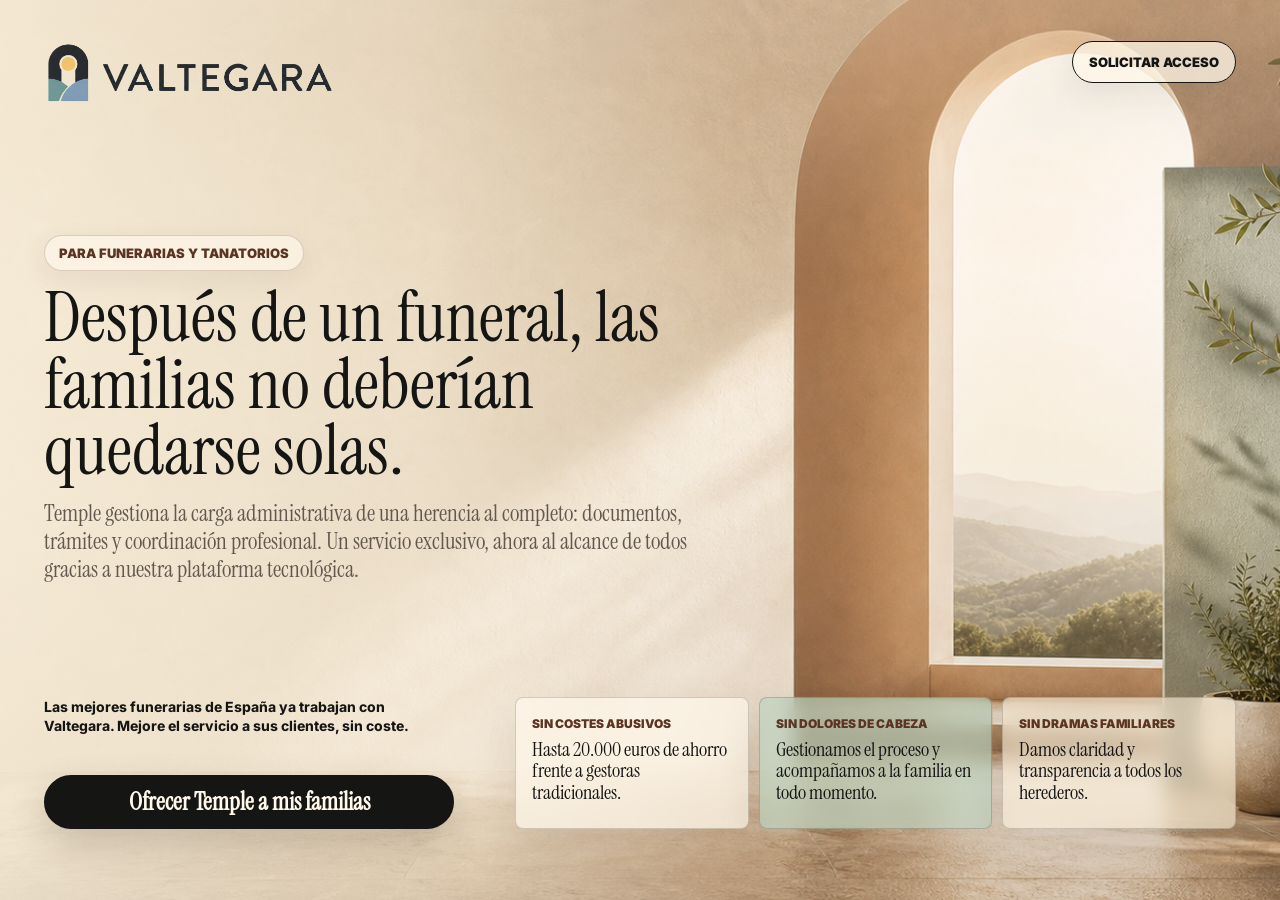
<file: index.html>
<!doctype html>
<html lang="es">
  <head>
    <meta charset="utf-8">
    <meta name="viewport" content="width=device-width, initial-scale=1">
    <meta
      name="description"
      content="Temple, de Valtegara, acompaña a familias españolas en la gestión administrativa de herencias junto a funerarias y tanatorios."
    >
    <meta property="og:title" content="Valtegara | Trámite de Herencias">
    <meta
      property="og:description"
      content="Soporte profesional para familias españolas tras el funeral: documentación, trámites y coordinación profesional."
    >
    <meta property="og:type" content="website">
    <meta property="og:url" content="https://valtegara.com/">
    <meta property="og:image" content="https://valtegara.com/assets/og-image.png">
    <meta property="og:image:width" content="1200">
    <meta property="og:image:height" content="630">
    <meta property="og:locale" content="es_ES">
    <meta name="twitter:card" content="summary_large_image">
    <meta name="twitter:title" content="Valtegara | Trámite de Herencias">
    <meta
      name="twitter:description"
      content="Soporte profesional para familias españolas tras el funeral: documentación, trámites y coordinación profesional."
    >
    <meta name="twitter:image" content="https://valtegara.com/assets/og-image.png">
    <meta name="theme-color" content="#fbf1dc">
    <title>Valtegara | Trámite de Herencias</title>
    <link rel="canonical" href="https://valtegara.com/">
    <link rel="icon" type="image/png" sizes="192x192" href="assets/icon-192.png">
    <link rel="apple-touch-icon" sizes="180x180" href="assets/apple-touch-icon.png">
    <link rel="manifest" href="site.webmanifest">
    <link rel="preconnect" href="https://fonts.googleapis.com">
    <link rel="preconnect" href="https://fonts.gstatic.com" crossorigin>
    <link
      href="https://fonts.googleapis.com/css2?family=Instrument+Serif:ital@0;1&family=Inter:wght@500;600;700;800;900&display=swap"
      rel="stylesheet"
    >
    <script type="application/ld+json">
      {
        "@context": "https://schema.org",
        "@type": "Organization",
        "name": "Valtegara",
        "alternateName": "Temple, de Valtegara",
        "url": "https://valtegara.com/",
        "logo": "https://valtegara.com/assets/icon-512.png",
        "description": "Valtegara desarrolla Temple, una plataforma que acompaña a familias españolas tras el funeral en la gestión administrativa de herencias.",
        "areaServed": {
          "@type": "Country",
          "name": "Spain"
        },
        "sameAs": [
          "https://www.linkedin.com/company/valtegara/"
        ]
      }
    </script>
    <link rel="stylesheet" href="styles.css">
  </head>
  <body>
    <main class="page">
      <section class="hero" aria-labelledby="hero-title">
        <header class="topbar">
          <a class="logo-link" href="/" aria-label="Valtegara">
            <img
              src="assets/valtegara-logo-transparent.png"
              alt="Valtegara"
              width="1220"
              height="360"
              fetchpriority="high"
            >
          </a>
          <button class="top-link" type="button" data-open-waitlist>Solicitar acceso</button>
        </header>

        <div class="hero-copy">
          <p class="badge">Para funerarias y tanatorios</p>
          <h1 id="hero-title">
            Después de un funeral, las familias no deberían quedarse solas.
          </h1>
          <p class="lede">
            Temple gestiona la carga administrativa de una herencia al completo: documentos,
            trámites y coordinación profesional. Un servicio exclusivo, ahora al alcance
            de todos gracias a nuestra plataforma tecnológica.
          </p>
        </div>

        <div class="lower-row">
          <div class="partner-action">
            <p class="partner-note">
              Las mejores funerarias de España ya trabajan con Valtegara. Mejore el servicio
              a sus clientes, sin coste.
            </p>
            <button class="cta" type="button" data-open-waitlist>
              Ofrecer Temple a mis familias
            </button>
          </div>

          <div class="benefit-row" aria-label="Beneficios de Temple">
            <article class="benefit-card costs">
              <span>Sin costes abusivos</span>
              <p>Hasta 20.000 euros de ahorro frente a gestoras tradicionales.</p>
            </article>
            <article class="benefit-card calm">
              <span>Sin dolores de cabeza</span>
              <p>Gestionamos el proceso y acompañamos a la familia en todo momento.</p>
            </article>
            <article class="benefit-card clarity">
              <span>Sin dramas familiares</span>
              <p>Damos claridad y transparencia a todos los herederos.</p>
            </article>
          </div>
        </div>

        <footer class="bottom-strip">
          <span>Temple, de Valtegara</span>
        </footer>
      </section>

      <div class="modal" data-waitlist-modal aria-hidden="true">
        <div class="modal-backdrop" data-close-waitlist></div>
        <section class="waitlist-card" role="dialog" aria-modal="true" aria-labelledby="waitlist-title">
          <button class="close-button" type="button" data-close-waitlist aria-label="Cerrar">×</button>
          <p class="badge small">Lista de espera</p>
          <h2 id="waitlist-title">Solicite acceso para su funeraria o tanatorio.</h2>
          <form
            class="waitlist-form"
            data-waitlist-form
            method="post"
            target="hidden-google-form"
            aria-describedby="privacy-note form-status"
          >
            <label>
              Nombre
              <input name="name" data-google-field="name" autocomplete="name" required>
            </label>
            <label>
              Email
              <input name="email" data-google-field="email" type="email" autocomplete="email" inputmode="email" required>
            </label>
            <label>
              Funeraria o tanatorio
              <input name="company" data-google-field="company" autocomplete="organization" required>
            </label>
            <label>
              Teléfono
              <input name="phone" data-google-field="phone" type="tel" autocomplete="tel" inputmode="tel">
            </label>
            <label>
              Mensaje
              <textarea name="message" data-google-field="message" rows="3"></textarea>
            </label>
            <button class="submit-button" type="submit">Enviar solicitud</button>
            <p class="privacy-note" id="privacy-note">
              Usaremos sus datos solo para contactar con usted sobre Temple.
              <a href="privacidad.html">Política de privacidad</a>.
            </p>
            <p class="form-status" id="form-status" data-form-status aria-live="polite"></p>
          </form>
          <iframe class="hidden-frame" name="hidden-google-form" title="Google Form submission"></iframe>
        </section>
      </div>
    </main>
    <script src="script.js" defer></script>
  </body>
</html>
</file>
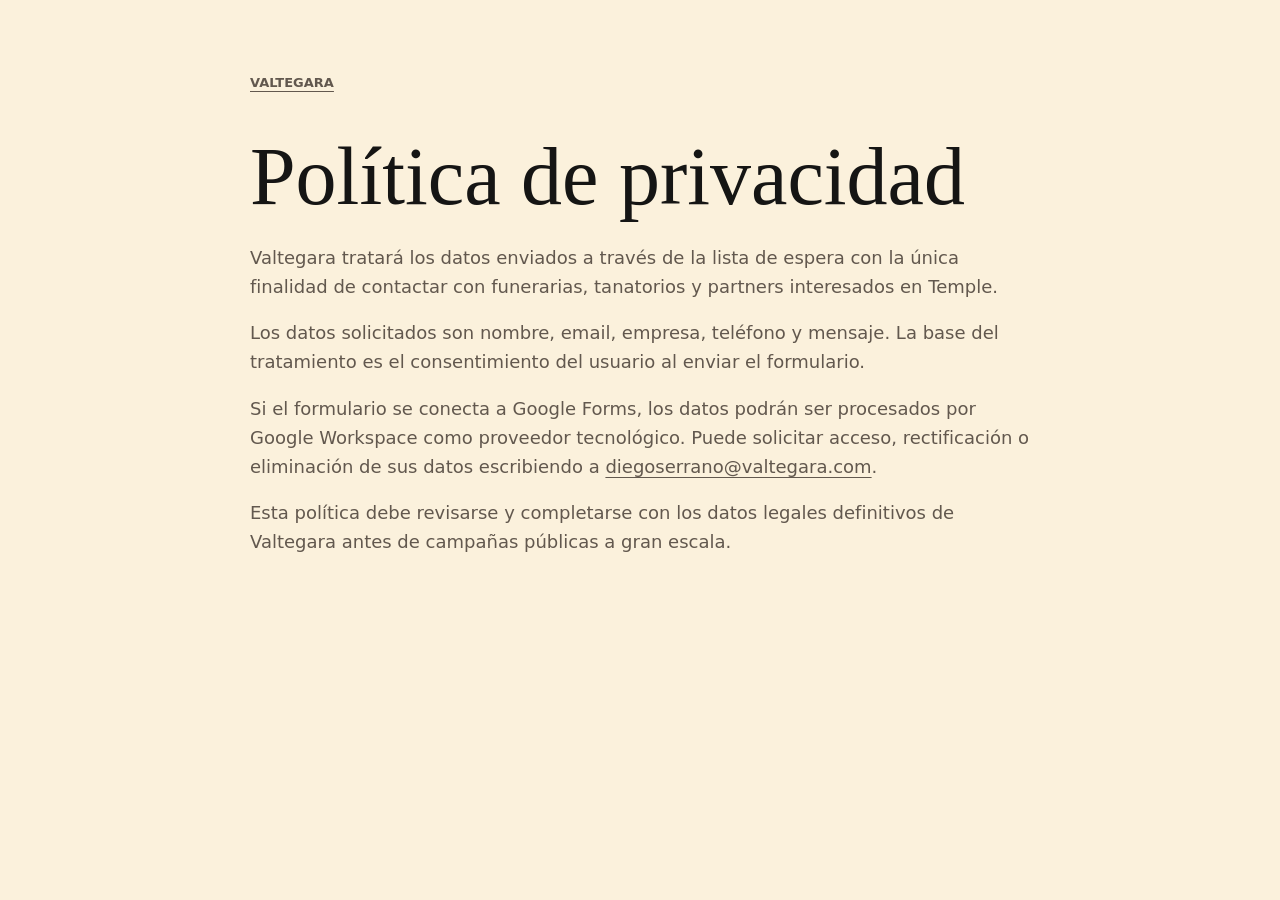
<file: privacidad.html>
<!doctype html>
<html lang="es">
  <head>
    <meta charset="utf-8">
    <meta name="viewport" content="width=device-width, initial-scale=1">
    <title>Política de privacidad | Valtegara</title>
    <link rel="stylesheet" href="styles.css">
  </head>
  <body>
    <main class="legal-page">
      <a class="legal-logo" href="index.html">Valtegara</a>
      <h1>Política de privacidad</h1>
      <p>
        Valtegara tratará los datos enviados a través de la lista de espera con la única
        finalidad de contactar con funerarias, tanatorios y partners interesados en Temple.
      </p>
      <p>
        Los datos solicitados son nombre, email, empresa, teléfono y mensaje. La base del
        tratamiento es el consentimiento del usuario al enviar el formulario.
      </p>
      <p>
        Si el formulario se conecta a Google Forms, los datos podrán ser procesados por
        Google Workspace como proveedor tecnológico. Puede solicitar acceso, rectificación
        o eliminación de sus datos escribiendo a
        <a href="mailto:diegoserrano@valtegara.com">diegoserrano@valtegara.com</a>.
      </p>
      <p>
        Esta política debe revisarse y completarse con los datos legales definitivos de
        Valtegara antes de campañas públicas a gran escala.
      </p>
    </main>
  </body>
</html>
</file>
<file: styles.css>
:root {
  --ink: #151514;
  --muted: #62584e;
  --paper: #fbf1dc;
  --paper-soft: #fff8eb;
  --brown: #9a6a43;
  --brown-deep: #5b3424;
  --brown-light: #d5b084;
  --sage: #b9d2bf;
  --blue: #b7d2df;
  --rose: #e7ad9f;
  --green: #24493b;
  --line: rgba(21, 21, 20, 0.14);
  --shadow: 0 24px 60px rgba(55, 40, 27, 0.17);
  font-family: Inter, system-ui, -apple-system, BlinkMacSystemFont, "Segoe UI", sans-serif;
}

* {
  box-sizing: border-box;
}

html,
body {
  min-height: 100%;
}

body {
  margin: 0;
  color: var(--ink);
  background: var(--paper);
}

a {
  color: inherit;
  text-decoration: none;
}

button,
input,
textarea {
  font: inherit;
}

.page {
  min-height: 100vh;
  background-image: url("assets/landing-hero-temple-calm-v1.png");
  background-position: center;
  background-size: cover;
  background-repeat: no-repeat;
}

.hero {
  position: relative;
  overflow: hidden;
  min-height: 100vh;
  display: grid;
  grid-template-rows: auto minmax(0, 1fr) auto auto;
  gap: clamp(10px, 1.6vw, 20px);
  padding: clamp(12px, 2vw, 24px) clamp(18px, 3.5vw, 44px) clamp(28px, 4vw, 52px);
}

.hero::before,
.hero::after {
  position: absolute;
  inset: 0;
  content: "";
}

.hero::before {
  background-image: url("assets/landing-hero-temple-calm-v1.png");
  background-position: center;
  background-size: cover;
  transform: scale(1.01);
}

.hero::after {
  background:
    linear-gradient(90deg, rgba(251, 241, 220, 0.84) 0%, rgba(251, 241, 220, 0.62) 32%, rgba(251, 241, 220, 0.16) 58%, rgba(251, 241, 220, 0) 100%),
    linear-gradient(180deg, rgba(251, 241, 220, 0.28) 0%, rgba(251, 241, 220, 0) 30%, rgba(66, 44, 29, 0.12) 100%);
}

.topbar,
.bottom-strip {
  position: relative;
  z-index: 1;
  display: flex;
  justify-content: space-between;
  align-items: center;
  gap: 18px;
}

.logo-link {
  display: inline-flex;
  align-items: center;
  width: clamp(210px, 24vw, 340px);
}

.logo-link img {
  display: block;
  width: 100%;
  height: auto;
  transform: translateY(clamp(8px, 1.15vw, 15px));
}

.top-link,
.bottom-strip span,
.badge {
  font-size: 13px;
  font-weight: 900;
  letter-spacing: 0;
  text-transform: uppercase;
}

.top-link {
  padding: 12px 16px;
  border: 1px solid var(--ink);
  border-radius: 999px;
  color: var(--ink);
  background: rgba(255, 248, 235, 0.72);
  box-shadow: 0 10px 34px rgba(55, 40, 27, 0.08);
  cursor: pointer;
  transform: translateY(-7px);
}

.hero-copy {
  position: relative;
  z-index: 1;
  align-self: center;
  width: min(100%, 810px);
  max-width: 54vw;
  margin: 0;
  padding: clamp(14px, 1.6vw, 26px) 0 clamp(6px, 1vw, 16px);
  text-align: left;
}

.badge {
  display: inline-flex;
  margin: 0 0 14px;
  padding: 9px 14px;
  border: 1px solid rgba(91, 52, 36, 0.2);
  border-radius: 999px;
  color: var(--brown-deep);
  background: rgba(255, 248, 235, 0.66);
  box-shadow: 0 8px 26px rgba(55, 40, 27, 0.07);
}

.badge.small {
  margin-bottom: 14px;
}

h1 {
  margin: 0;
  font-family: "Instrument Serif", Georgia, serif;
  max-width: 820px;
  font-size: clamp(54px, 5.45vw, 86px);
  font-weight: 400;
  line-height: 0.95;
  letter-spacing: 0;
}

.lede,
.partner-note {
  max-width: 760px;
  margin: 16px 0 0;
  color: var(--muted);
  font-size: clamp(21px, 1.82vw, 28px);
  font-family: "Instrument Serif", Georgia, serif;
  font-weight: 400;
  line-height: 1.2;
}

.partner-note {
  max-width: 410px;
  margin: 0;
  color: var(--ink);
  font-family: Inter, system-ui, -apple-system, BlinkMacSystemFont, "Segoe UI", sans-serif;
  font-size: clamp(14px, 1.05vw, 17px);
  font-weight: 750;
  line-height: 1.38;
}

.cta {
  display: inline-flex;
  align-items: center;
  justify-content: center;
  min-height: 54px;
  width: 100%;
  max-width: 410px;
  min-width: 0;
  margin-top: 0;
  padding: 0 34px;
  border: 2px solid var(--ink);
  border-radius: 999px;
  color: var(--paper-soft);
  background: var(--ink);
  box-shadow: 0 16px 38px rgba(55, 40, 27, 0.2);
  cursor: pointer;
  font-family: "Instrument Serif", Georgia, serif;
  font-size: 24px;
  letter-spacing: 0;
  font-weight: 900;
}

.lower-row {
  position: relative;
  z-index: 1;
  display: grid;
  grid-template-columns: minmax(330px, 410px) minmax(0, 1fr);
  align-items: stretch;
  gap: clamp(28px, 4.8vw, 72px);
  width: 100%;
  margin: 0;
}

.partner-action {
  display: flex;
  flex-direction: column;
  justify-content: space-between;
  align-items: flex-start;
  min-height: 132px;
}

.benefit-row {
  position: relative;
  z-index: 1;
  display: grid;
  grid-template-columns: repeat(3, minmax(0, 320px));
  grid-auto-rows: 1fr;
  align-items: stretch;
  align-content: stretch;
  justify-content: end;
  gap: 10px;
  justify-self: end;
  max-width: 960px;
  width: min(100%, 960px);
  height: 100%;
  margin: 0;
  transform: none;
}

.benefit-card {
  height: 100%;
  min-height: 132px;
  padding: 14px 16px 15px;
  border: 1px solid rgba(21, 21, 20, 0.18);
  border-radius: 8px;
  background: rgba(255, 248, 235, 0.64);
  box-shadow: 0 18px 46px rgba(55, 40, 27, 0.11);
  backdrop-filter: blur(10px);
}

.benefit-card span {
  display: inline-flex;
  margin-bottom: 8px;
  color: var(--brown-deep);
  font-size: 12px;
  font-weight: 900;
  text-transform: uppercase;
}

.benefit-card p {
  margin: 0;
  font-family: "Instrument Serif", Georgia, serif;
  font-size: clamp(20px, 1.55vw, 25px);
  line-height: 1.08;
}

.costs {
  background: rgba(255, 248, 235, 0.7);
}

.calm {
  background: rgba(185, 210, 191, 0.64);
}

.clarity {
  color: var(--ink);
  background: rgba(251, 241, 220, 0.58);
}

.clarity span {
  color: var(--brown-deep);
}

.bottom-strip {
  display: none;
  position: relative;
  z-index: 1;
  justify-content: center;
  padding-top: 10px;
  border-top: 1px solid rgba(21, 21, 20, 0.22);
  text-align: center;
}

.bottom-strip span {
  color: var(--muted);
}

.modal {
  position: fixed;
  inset: 0;
  z-index: 20;
  display: none;
  place-items: center;
  padding: 18px;
}

.modal.is-open {
  display: grid;
}

.modal-backdrop {
  position: absolute;
  inset: 0;
  background: rgba(21, 21, 20, 0.42);
}

.waitlist-card {
  position: relative;
  z-index: 1;
  width: min(100%, 560px);
  max-height: min(92vh, 760px);
  overflow: auto;
  padding: clamp(24px, 4vw, 36px);
  border: 2px solid var(--ink);
  border-radius: 22px;
  background: var(--paper-soft);
  box-shadow: 0 28px 90px rgba(21, 21, 20, 0.24);
}

.close-button {
  position: absolute;
  top: 14px;
  right: 14px;
  width: 40px;
  height: 40px;
  border: 2px solid var(--ink);
  border-radius: 50%;
  background: transparent;
  cursor: pointer;
  font-size: 28px;
  line-height: 1;
}

.waitlist-card h2 {
  max-width: 430px;
  margin: 0 0 22px;
  font-family: "Instrument Serif", Georgia, serif;
  font-size: clamp(42px, 5vw, 62px);
  font-weight: 400;
  line-height: 0.92;
}

.waitlist-form {
  display: grid;
  gap: 13px;
}

.waitlist-form label {
  display: grid;
  gap: 6px;
  color: var(--muted);
  font-size: 13px;
  font-weight: 900;
  text-transform: uppercase;
}

.waitlist-form input,
.waitlist-form textarea {
  width: 100%;
  border: 1px solid var(--line);
  border-radius: 12px;
  padding: 13px 14px;
  color: var(--ink);
  background: #fffef8;
}

.waitlist-form input:focus,
.waitlist-form textarea:focus {
  outline: 2px solid rgba(154, 106, 67, 0.25);
  border-color: var(--brown);
}

.submit-button {
  min-height: 52px;
  border: 2px solid var(--ink);
  border-radius: 999px;
  color: var(--paper-soft);
  background: var(--ink);
  cursor: pointer;
  font-weight: 900;
}

.form-status {
  min-height: 18px;
  margin: 0;
  color: var(--muted);
  font-size: 13px;
  font-weight: 700;
  text-transform: none;
}

.privacy-note {
  margin: 0;
  color: var(--muted);
  font-size: 12px;
  font-weight: 700;
  line-height: 1.35;
}

.privacy-note a {
  text-decoration: underline;
  text-underline-offset: 3px;
}

.hidden-frame {
  display: none;
}

.modal-open {
  overflow: hidden;
}

.legal-page {
  max-width: 820px;
  margin: 0 auto;
  padding: clamp(28px, 6vw, 72px) 20px;
}

.legal-logo {
  display: inline-flex;
  margin-bottom: 48px;
  color: var(--muted);
  font-size: 13px;
  font-weight: 900;
  text-transform: uppercase;
}

.legal-page h1 {
  margin-bottom: 28px;
  font-size: clamp(48px, 7vw, 82px);
}

.legal-page p {
  color: var(--muted);
  font-size: 18px;
  line-height: 1.6;
}

.legal-page a {
  text-decoration: underline;
  text-underline-offset: 4px;
}

@media (max-width: 1240px) {
  .page {
    background-position: 64% center;
    background-size: auto 103%;
  }

  .hero::before {
    background-position: 64% center;
    background-size: auto 103%;
  }

  .lower-row {
    grid-template-columns: minmax(300px, 370px) minmax(0, 1fr);
    gap: clamp(18px, 2.8vw, 34px);
  }

  .partner-action,
  .benefit-card {
    min-height: 122px;
  }

  .cta {
    padding: 0 24px;
    font-size: 22px;
  }

  .benefit-card {
    padding: 13px 14px 14px;
  }

  .benefit-card span {
    font-size: 11px;
  }

  .benefit-card p {
    font-size: clamp(18px, 1.58vw, 22px);
  }
}

@media (max-width: 1060px) {
  .hero {
    align-content: start;
    gap: clamp(14px, 2.2vw, 22px);
    padding: clamp(14px, 2.4vw, 26px) clamp(24px, 5vw, 48px) clamp(36px, 5vw, 56px);
  }

  .page {
    background-position: 66% center;
    background-size: cover;
  }

  .hero::before {
    background-position: 66% center;
    background-size: cover;
  }

  .hero::after {
    background:
      linear-gradient(90deg, rgba(251, 241, 220, 0.92) 0%, rgba(251, 241, 220, 0.76) 58%, rgba(251, 241, 220, 0.2) 100%),
      linear-gradient(180deg, rgba(251, 241, 220, 0.22) 0%, rgba(251, 241, 220, 0.02) 56%, rgba(66, 44, 29, 0.12) 100%);
  }

  .hero-copy {
    justify-self: center;
    align-self: center;
    width: min(100%, 900px);
    max-width: 900px;
    padding-top: clamp(10px, 3vh, 32px);
    text-align: center;
  }

  .badge {
    margin-inline: auto;
  }

  h1 {
    max-width: 880px;
    margin-inline: auto;
    font-size: clamp(52px, 7vw, 74px);
  }

  .lede {
    max-width: 780px;
    margin-inline: auto;
  }

  .lower-row {
    grid-template-columns: 1fr;
    justify-self: center;
    gap: 14px;
    width: 100%;
    max-width: 820px;
    margin: 0 auto;
  }

  .partner-action {
    min-height: auto;
    align-items: center;
    gap: 14px;
    text-align: center;
  }

  .partner-note {
    max-width: 780px;
  }

  .cta {
    max-width: 520px;
  }

  .benefit-row {
    position: relative;
    left: auto;
    bottom: auto;
    grid-template-columns: 1fr;
    max-width: 820px;
    width: 100%;
    height: auto;
    margin: 0 auto;
    transform: none;
  }

  .benefit-card {
    height: auto;
    min-height: auto;
  }
}

@media (max-width: 980px) {
  .hero {
    gap: 10px;
    padding-bottom: 34px;
  }

  .hero-copy,
  .lower-row,
  .benefit-row {
    max-width: 720px;
  }

  .hero-copy {
    padding-top: 6px;
  }

  h1 {
    max-width: 760px;
    font-size: clamp(44px, 6.2vw, 58px);
  }

  .lede {
    margin-top: 12px;
    font-size: clamp(18px, 2.2vw, 21px);
  }

  .lower-row {
    gap: 10px;
  }

  .partner-action {
    gap: 10px;
  }

  .partner-note {
    font-size: 14px;
  }

  .cta {
    min-height: 52px;
  }

  .benefit-row {
    gap: 9px;
  }

  .benefit-card {
    padding: 12px 14px 13px;
  }

  .benefit-card p {
    font-size: 18px;
    line-height: 1.06;
  }
}

@media (max-width: 640px) {
  html,
  body {
    overflow-x: hidden;
    background-color: var(--paper);
    background-image: url("assets/landing-hero-temple-calm-v1.png");
    background-position: 88% top;
    background-size: cover;
    background-repeat: no-repeat;
    background-attachment: fixed;
  }

  .page {
    overflow-x: hidden;
    background: transparent;
  }

  .hero {
    display: block;
    min-height: 100svh;
    padding: 18px 18px 26px;
    overflow: visible;
  }

  .hero::after {
    background:
      linear-gradient(180deg, rgba(251, 241, 220, 0.34) 0%, rgba(251, 241, 220, 0.66) 28%, rgba(251, 241, 220, 0.62) 70%, rgba(251, 241, 220, 0.14) 100%),
      linear-gradient(90deg, rgba(251, 241, 220, 0.86) 0%, rgba(251, 241, 220, 0.54) 58%, rgba(251, 241, 220, 0.14) 100%);
  }

  .topbar,
  .bottom-strip {
    align-items: center;
    flex-direction: column;
    justify-content: center;
  }

  .top-link {
    display: none;
  }

  .logo-link {
    width: min(72vw, 282px);
    margin-inline: auto;
  }

  .logo-link img {
    transform: translateY(4px);
  }

  .hero::before {
    display: none;
  }

  .hero-copy {
    width: 100%;
    max-width: 372px;
    min-width: 0;
    margin: 28px auto 0;
    padding: 0;
    text-align: center;
  }

  .badge {
    margin: 0 auto 13px;
    padding: 8px 12px;
    max-width: 100%;
    font-size: 11px;
    white-space: normal;
    text-align: center;
  }

  h1 {
    width: 100%;
    max-width: 372px;
    margin-inline: auto;
    font-size: clamp(40px, 10vw, 46px);
    line-height: 0.96;
    overflow-wrap: normal;
  }

  .lede {
    max-width: 368px;
    margin: 14px auto 0;
    font-size: 19px;
    line-height: 1.18;
  }

  .lower-row {
    display: grid;
    width: 100%;
    max-width: 372px;
    margin: 24px auto 0;
    gap: 12px;
    justify-items: center;
  }

  .partner-action {
    display: grid;
    gap: 12px;
    justify-items: center;
    text-align: center;
  }

  .partner-note {
    max-width: 360px;
    color: var(--ink);
    font-size: 13px;
    line-height: 1.32;
  }

  .cta {
    width: 100%;
    max-width: 372px;
    min-height: 54px;
    min-width: 0;
    padding: 0 18px;
    font-size: 23px;
  }

  .benefit-row {
    display: grid;
    width: 100%;
    grid-template-columns: 1fr;
    justify-content: center;
    max-width: 372px;
    justify-self: center;
    justify-items: center;
    gap: 9px;
    margin-top: 0;
  }

  .benefit-card {
    width: 100%;
    height: auto;
    min-height: auto;
    padding: 14px 14px 15px;
    background: rgba(255, 248, 235, 0.76);
    backdrop-filter: blur(12px);
  }

  .benefit-card span {
    margin-bottom: 7px;
    font-size: 11px;
  }

  .benefit-card p {
    font-size: 20px;
    line-height: 1.08;
  }

  .calm {
    background: rgba(185, 210, 191, 0.74);
  }
}

@media (max-width: 420px) {
  .hero {
    padding: 16px 14px 24px;
  }

  .logo-link {
    width: min(70vw, 258px);
  }

  .hero-copy {
    max-width: 100%;
    margin-top: 24px;
  }

  .badge {
    font-size: 10.5px;
  }

  h1 {
    max-width: 350px;
    font-size: clamp(38px, 9.8vw, 41px);
    line-height: 0.98;
  }

  .lede {
    max-width: 344px;
    font-size: 18px;
  }

  .lower-row,
  .benefit-row {
    max-width: 100%;
  }

  .partner-note {
    max-width: 344px;
    font-size: 13px;
  }

  .cta {
    font-size: 22px;
  }

  .benefit-card p {
    font-size: 19px;
  }
}
</file>
